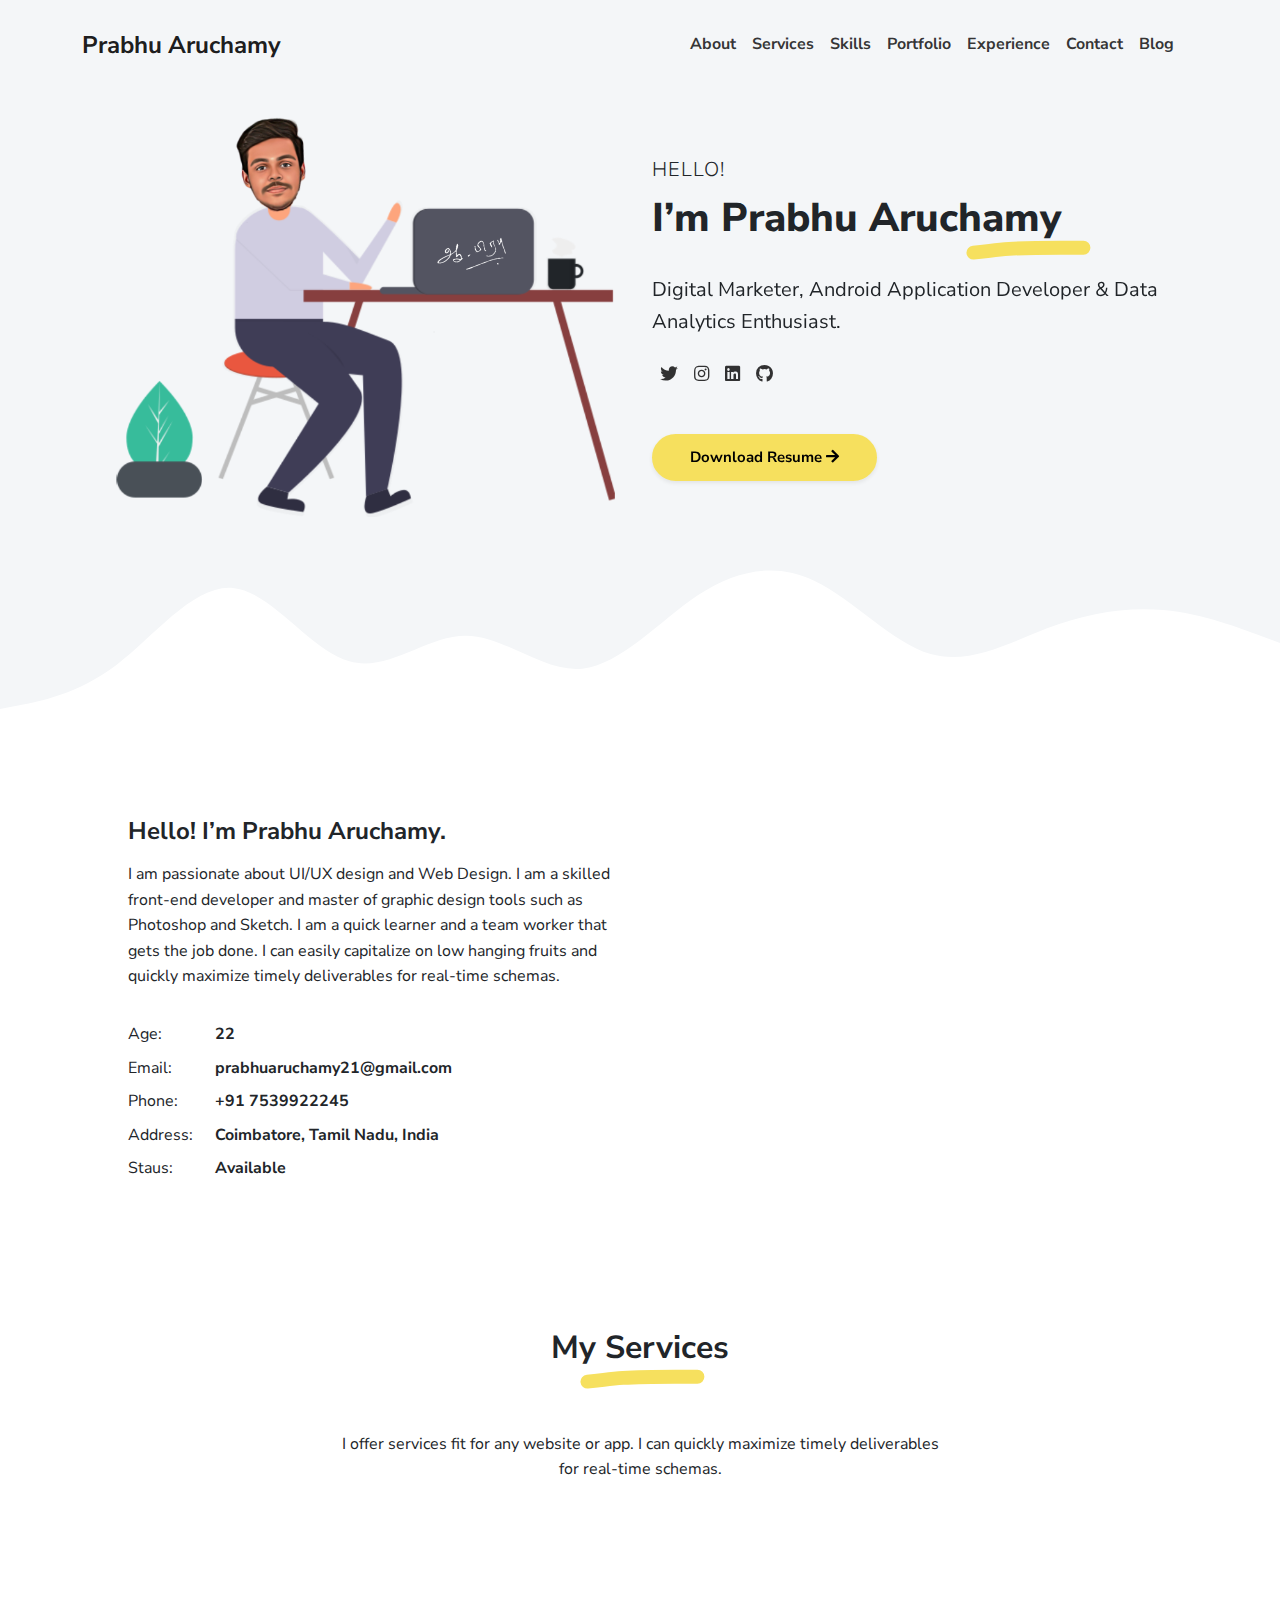
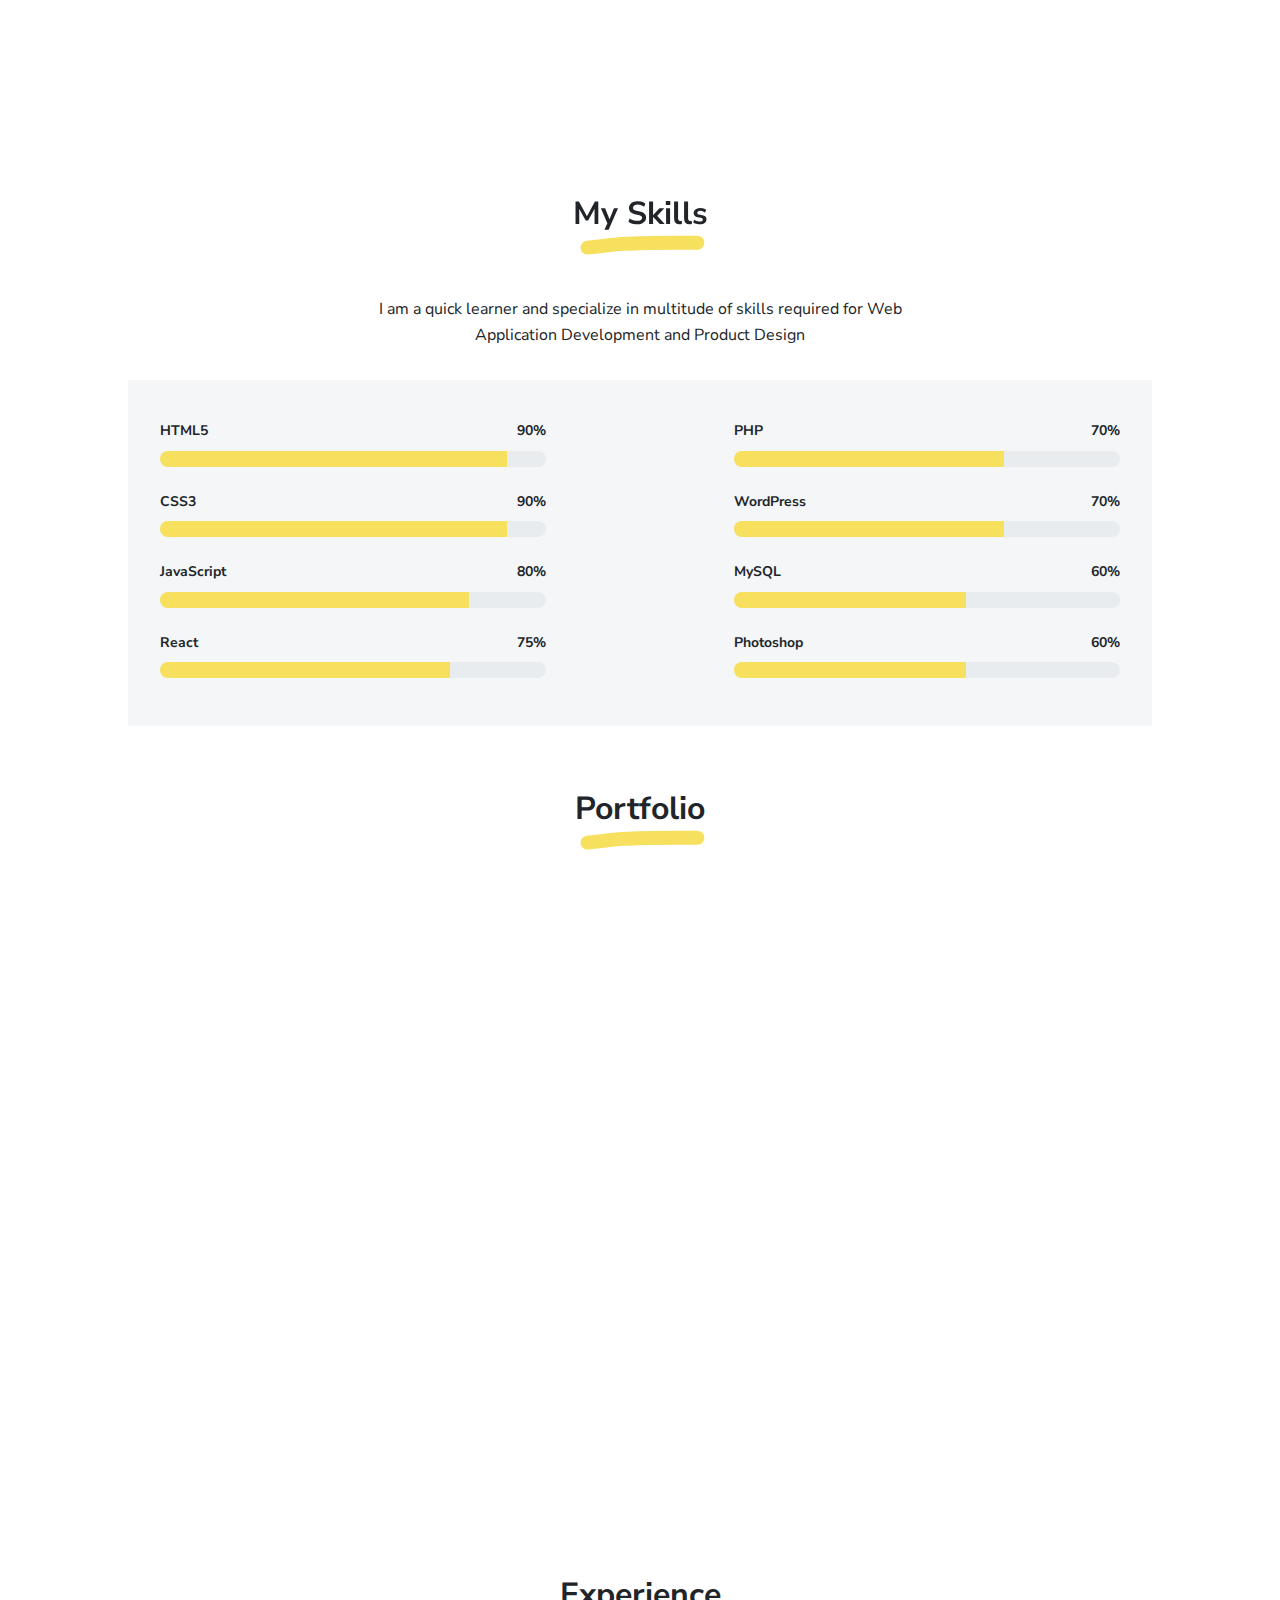
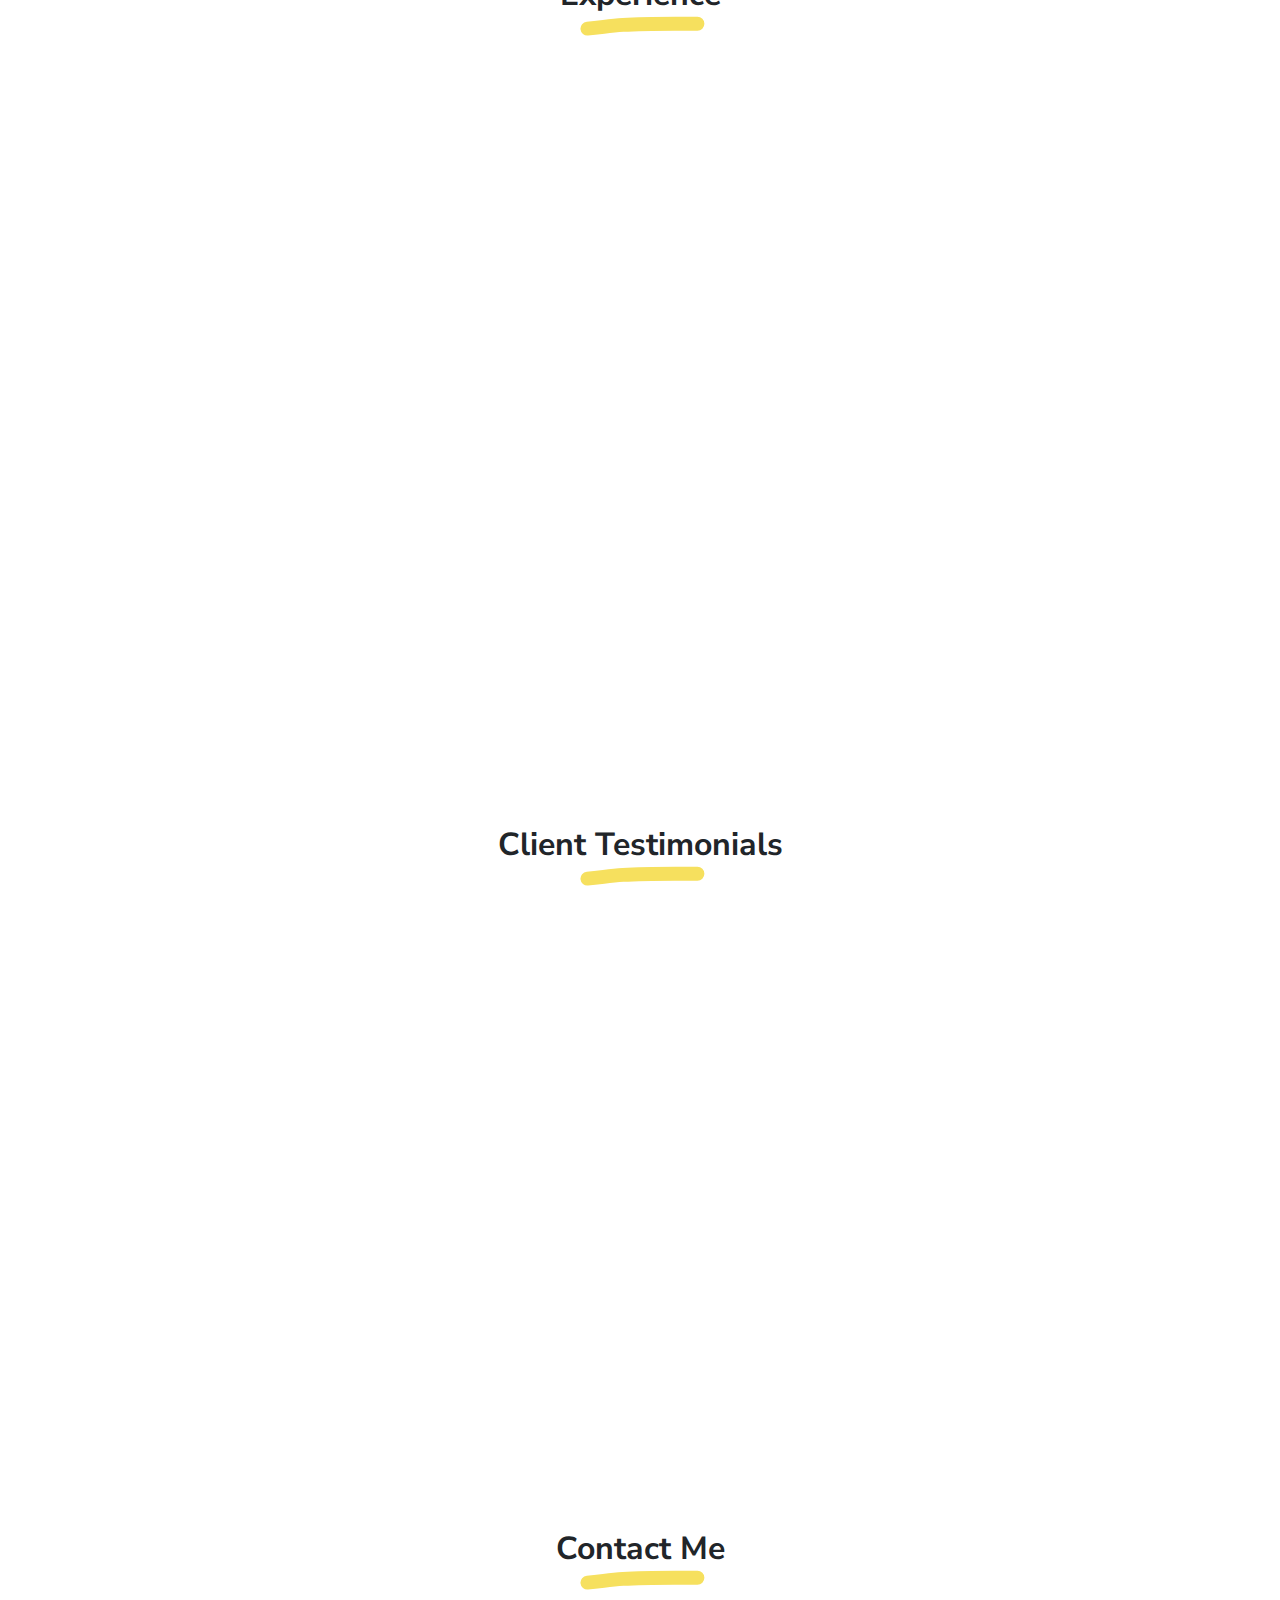
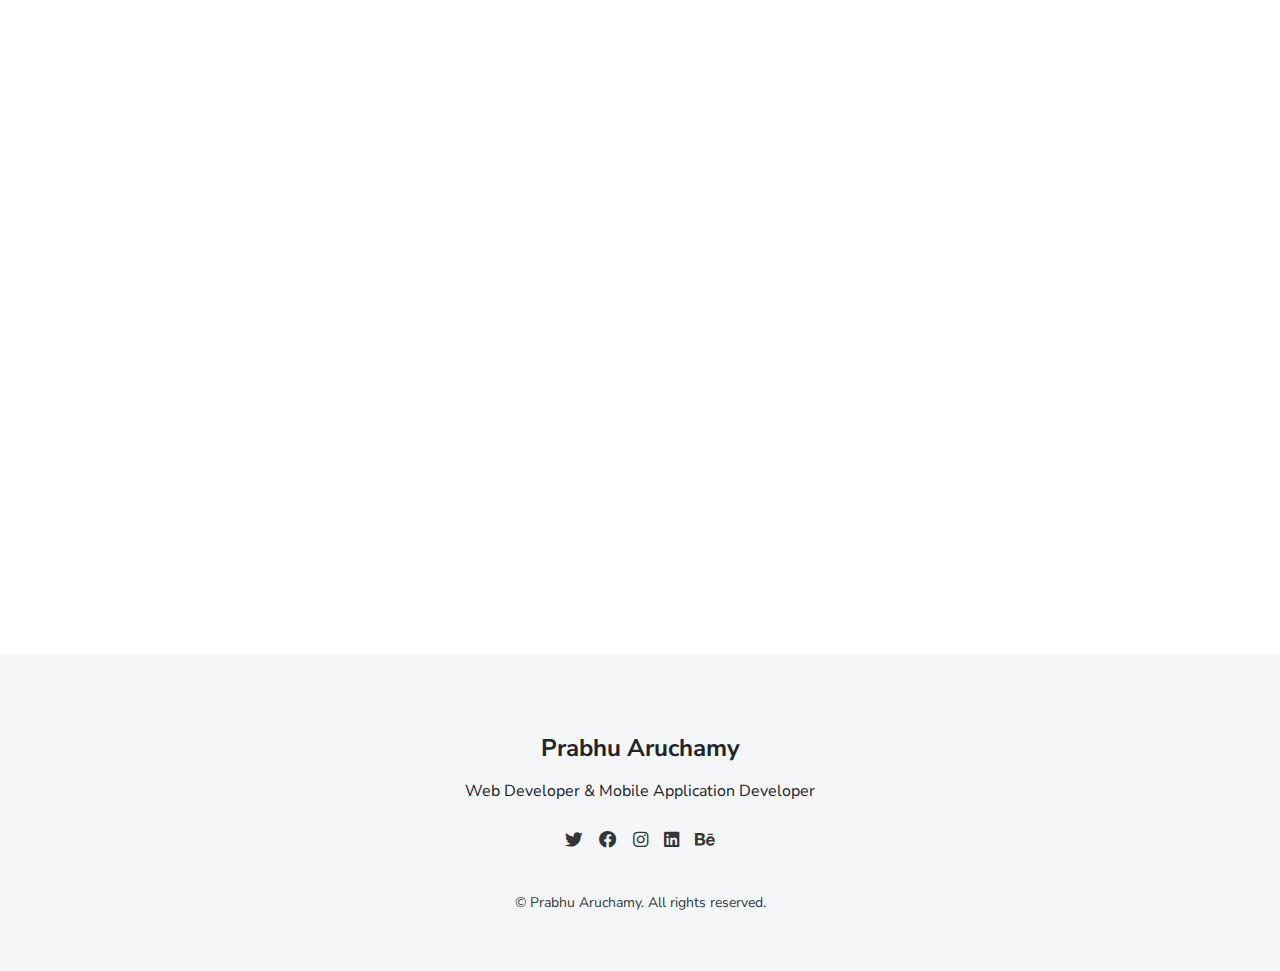
<file: index.html>
<!DOCTYPE html>
<!-- upto 2 directory depth-->
<html lang="en-US">
  <head>
    <meta charset="UTF-8">
    <meta http-equiv="X-UA-Compatible" content="IE=edge">
    <meta name="viewport" content="width=device-width, initial-scale=1">
    <title>Prabhu Aruchamy</title>
    <link rel="preconnect" href="https://fonts.gstatic.com" crossorigin="crossorigin"/>
    <link rel="preload" as="style" href="https://fonts.googleapis.com/css2?family=Nunito+Sans:wght@300;400;700;800&amp;display=swap"/>
    <link rel="stylesheet" href="https://fonts.googleapis.com/css2?family=Nunito+Sans:wght@300;400;700;800&amp;display=swap" media="print" onload="this.media='all'"/>
    <noscript>
      <link rel="stylesheet" href="https://fonts.googleapis.com/css2?family=Nunito+Sans:wght@300;400;700;800&amp;display=swap"/>
    </noscript>
    <link href="./css/font-awesome/css/all.min.css?ver=1.2.0" rel="stylesheet">
    <link href="./css/bootstrap-icons/bootstrap-icons.css?ver=1.2.0" rel="stylesheet">
    <link href="./css/bootstrap.min.css?ver=1.2.0" rel="stylesheet">
    <link href="./css/aos.css?ver=1.2.0" rel="stylesheet">
    <link href="./css/main.css?ver=1.2.0" rel="stylesheet">
    <noscript>
      <style type="text/css">
        [data-aos] {
            opacity: 1 !important;
            transform: translate(0) scale(1) !important;
        }
      </style>
    </noscript>
  </head>
  <body id="top">
    <header class="bg-light">
      <nav class="navbar navbar-expand-lg navbar-light bg-light" id="header-nav" role="navigation">
        <div class="container"><a class="link-dark navbar-brand site-title mb-0" href="#">Prabhu Aruchamy</a>
          <button class="navbar-toggler" type="button" data-bs-toggle="collapse" data-bs-target="#navbarSupportedContent" aria-controls="navbarSupportedContent" aria-expanded="false" aria-label="Toggle navigation"><span class="navbar-toggler-icon"></span></button>
          <div class="collapse navbar-collapse" id="navbarSupportedContent">
            <ul class="navbar-nav ms-auto me-2">
              <li class="nav-item"><a class="nav-link" href="#about">About</a></li>
              <li class="nav-item"><a class="nav-link" href="#services">Services</a></li>
              <li class="nav-item"><a class="nav-link" href="#skills">Skills</a></li>
              <li class="nav-item"><a class="nav-link" href="#portfolio">Portfolio</a></li>
              <li class="nav-item"><a class="nav-link" href="#experience">Experience</a></li>
              <li class="nav-item"><a class="nav-link" href="#contact">Contact</a></li>
              <li class="nav-item"><a class="nav-link" href="https://prabhu-aruchamy.github.io/blog/data-visualization-timeseries.html" target=”_blank”>Blog</a></li>
            </ul>
          </div>
        </div>
      </nav>
    </header>
    <div class="page-content">
      <div id="content">
<header>
  <div class="cover bg-light">
    <div class="container px-3">
      <div class="row">
        <div class="col-lg-6 p-2"><img class="img-fluid" src="images/illustrations/hello6.svg" alt="hello"/></div>
        <div class="col-lg-6">
          <div class="mt-5">
            <p class="lead text-uppercase mb-1">Hello!</p>
            <h1 class="intro-title marker" data-aos="fade-left" data-aos-delay="50">I’m Prabhu Aruchamy</h1>
            <p class="lead fw-normal mt-3" data-aos="fade-up" data-aos-delay="100">Digital Marketer, Android Application Developer & Data Analytics Enthusiast.</p>
            <div class="social-nav" data-aos="fade-up" data-aos-delay="200">
              <nav role="navigation">
                <ul class="nav justify-content-left">
                  <li class="nav-item"><a class="nav-link" href="https://twitter.com/prabhu_aruchamy" title="Twitter"><i class="fab fa-twitter"></i><span class="menu-title sr-only">Twitter</span></a></li>
                  <!-- <li class="nav-item"><a class="nav-link" href="https://www.facebook.com/templateflip" title="Facebook"><i class="fab fa-facebook"></i><span class="menu-title sr-only">Facebook</span></a></li> -->
                  <li class="nav-item"><a class="nav-link" href="https://www.instagram.com/prabhu_aruchamy" title="Instagram"><i class="fab fa-instagram"></i><span class="menu-title sr-only">Instagram</span></a></li>
                  <li class="nav-item"><a class="nav-link" href="https://www.linkedin.com/prabhu_aruchamy" title="LinkedIn"><i class="fab fa-linkedin"></i><span class="menu-title sr-only">LinkedIn</span></a></li>
                  <li class="nav-item"><a class="nav-link" href="https://www.behance.net/templateflip" title="GitHub"><i class="fab fa-github"></i><span class="menu-title sr-only">Behance</span></a></li>
                </ul>
              </nav>
            </div>
            <div class="mt-3" data-aos="fade-up" data-aos-delay="200"><a class="btn btn-primary shadow-sm mt-1 hover-effect" href="https://google.com" target="_blank">Download Resume <i class="fas fa-arrow-right"></i></a></div>
          </div>
        </div>
      </div>
    </div>
  </div>
  <div class="wave-bg"></div>
</header>
<div class="section pt-4 px-3 px-lg-4" id="about">
  <div class="container-narrow">
    <div class="row">
      <div class="col-md-6">
        <h2 class="h4 my-2">Hello! I’m Prabhu Aruchamy.</h2>
        <p>I am passionate about UI/UX design and Web Design. I am a skilled front-end developer and master of graphic design tools such as Photoshop and Sketch. I am a quick learner and a team worker that gets the job done. I can easily capitalize on low hanging fruits and quickly maximize timely deliverables for real-time schemas.</p>
        <div class="row mt-3">
          <div class="col-sm-2">
            <div class="pb-1">Age:</div>
          </div>
          <div class="col-sm-10">
            <div class="pb-1 fw-bolder">22</div>
          </div>
          <div class="col-sm-2">
            <div class="pb-1">Email:</div>
          </div>
          <div class="col-sm-10">
            <div class="pb-1 fw-bolder">prabhuaruchamy21@gmail.com</div>
          </div>
          <!-- <div class="col-sm-2">
            <div class="pb-1">Skype:</div>
          </div>
          <div class="col-sm-10">
            <div class="pb-1 fw-bolder">username@skype.com</div>
          </div> -->
          <div class="col-sm-2">
            <div class="pb-1">Phone:</div>
          </div>
          <div class="col-sm-10">
            <div class="pb-1 fw-bolder">+91 7539922245</div>
          </div>
          <div class="col-sm-2">
            <div class="pb-1">Address:</div>
          </div>
          <div class="col-sm-10">
            <div class="pb-1 fw-bolder">Coimbatore, Tamil Nadu, India</div>
          </div>
          <div class="col-sm-2">
            <div class="pb-1">Staus:</div>
          </div>
          <div class="col-sm-10">
            <div class="pb-1 fw-bolder">Available</div>
          </div>
        </div>
      </div>
      <div class="col-md-5 offset-md-1" data-aos="fade-left" data-aos-delay="100"><img class="avatar img-fluid mt-2" src="images/avatar.jpeg" width="400" height="400" alt="Walter Patterson"/></div>
    </div>
  </div>
</div>
<div class="section px-3 px-lg-4 pt-5" id="services">
  <div class="container-narrow">
    <div class="text-center mb-5">
      <h2 class="marker marker-center">My Services</h2>
    </div>
    <div class="text-center">
      <p class="mx-auto mb-3" style="max-width:600px"> I offer services fit for any website or app. I can quickly maximize timely deliverables for real-time schemas.</p>
    </div>
    <div class="row py-3">
      <div class="col-md-3 text-center" data-aos="fade-up" data-aos-delay="100"><img class="mb-2" src="images/services/web-design.svg" width="96" height="96" alt="web design"/>
        <div class="h5">Web Design</div>
      </div>
      <div class="col-md-3 text-center" data-aos="fade-up" data-aos-delay="200"><img class="mb-2" src="images/services/graphic-design.svg" width="96" height="96" alt="graphic design"/>
        <div class="h5">Graphic Design</div>
      </div>
      <div class="col-md-3 text-center" data-aos="fade-up" data-aos-delay="300"><img class="mb-2" src="images/services/ui-ux.svg" width="96" height="96" alt="ui-ux"/>
        <div class="h5">UI/UX</div>
      </div>
      <div class="col-md-3 text-center" data-aos="fade-up" data-aos-delay="400"><img class="mb-2" src="images/services/app-development.svg" width="96" height="96" alt="app development"/>
        <div class="h5">App Development</div>
      </div>
    </div>
  </div>
</div>
<div class="section px-3 px-lg-4 pt-5" id="skills">
  <div class="container-narrow">
    <div class="text-center mb-5">
      <h2 class="marker marker-center">My Skills</h2>
    </div>
    <div class="text-center">
      <p class="mx-auto mb-3" style="max-width:600px">I am a quick learner and specialize in multitude of skills required for Web Application Development and Product Design</p>
    </div>
    <div class="bg-light p-3">
      <div class="row">
        <div class="col-md-5">
          <div class="py-1">
            <div class="d-flex text-small fw-bolder"><span class="me-auto">HTML5</span><span>90%</span></div>
            <div class="progress my-1">
              <div class="progress-bar bg-primary" role="progressbar" data-aos="zoom-in-right" data-aos-delay="100" data-aos-anchor=".skills-section" style="width: 90%" aria-valuenow="90" aria-valuemin="0" aria-valuemax="100"></div>
            </div>
          </div>
          <div class="py-1">
            <div class="d-flex text-small fw-bolder"><span class="me-auto">CSS3</span><span>90%</span></div>
            <div class="progress my-1">
              <div class="progress-bar bg-primary" role="progressbar" data-aos="zoom-in-right" data-aos-delay="200" data-aos-anchor=".skills-section" style="width: 90%" aria-valuenow="90" aria-valuemin="0" aria-valuemax="100"></div>
            </div>
          </div>
          <div class="py-1">
            <div class="d-flex text-small fw-bolder"><span class="me-auto">JavaScript</span><span>80%</span></div>
            <div class="progress my-1">
              <div class="progress-bar bg-primary" role="progressbar" data-aos="zoom-in-right" data-aos-delay="300" data-aos-anchor=".skills-section" style="width: 80%" aria-valuenow="80" aria-valuemin="0" aria-valuemax="100"></div>
            </div>
          </div>
          <div class="py-1">
            <div class="d-flex text-small fw-bolder"><span class="me-auto">React</span><span>75%</span></div>
            <div class="progress my-1">
              <div class="progress-bar bg-primary" role="progressbar" data-aos="zoom-in-right" data-aos-delay="300" data-aos-anchor=".skills-section" style="width: 75%" aria-valuenow="75" aria-valuemin="0" aria-valuemax="100"></div>
            </div>
          </div>
        </div>
        <div class="col-md-5 offset-md-2">
          <div class="py-1">
            <div class="d-flex text-small fw-bolder"><span class="me-auto">PHP</span><span>70%</span></div>
            <div class="progress my-1">
              <div class="progress-bar bg-primary" role="progressbar" data-aos="zoom-in-right" data-aos-delay="400" data-aos-anchor=".skills-section" style="width: 70%" aria-valuenow="70" aria-valuemin="0" aria-valuemax="100"></div>
            </div>
          </div>
          <div class="py-1">
            <div class="d-flex text-small fw-bolder"><span class="me-auto">WordPress</span><span>70%</span></div>
            <div class="progress my-1">
              <div class="progress-bar bg-primary" role="progressbar" data-aos="zoom-in-right" data-aos-delay="500" data-aos-anchor=".skills-section" style="width: 70%" aria-valuenow="70" aria-valuemin="0" aria-valuemax="100"></div>
            </div>
          </div>
          <div class="py-1">
            <div class="d-flex text-small fw-bolder"><span class="me-auto">MySQL</span><span>60%</span></div>
            <div class="progress my-1">
              <div class="progress-bar bg-primary" role="progressbar" data-aos="zoom-in-right" data-aos-delay="600" data-aos-anchor=".skills-section" style="width: 60%" aria-valuenow="60" aria-valuemin="0" aria-valuemax="100"></div>
            </div>
          </div>
          <div class="py-1">
            <div class="d-flex text-small fw-bolder"><span class="me-auto">Photoshop</span><span>60%</span></div>
            <div class="progress my-1">
              <div class="progress-bar bg-primary" role="progressbar" data-aos="zoom-in-right" data-aos-delay="600" data-aos-anchor=".skills-section" style="width: 60%" aria-valuenow="60" aria-valuemin="0" aria-valuemax="100"></div>
            </div>
          </div>
        </div>
      </div>
    </div>
  </div>
</div>
<div class="section px-2 px-lg-4 pt-5" id="portfolio">
  <div class="container">
    <div class="text-center mb-5">
      <h2 class="marker marker-center">Portfolio </h2>
    </div>
    <div class="grid bp-gallery pb-3" data-aos="zoom-in-up" data-aos-delay="100">
      <div class="grid-sizer"></div>
      <div class="grid-item"><a href="https://dribbble.com">
          <figure class="portfolio-item"><img src="images/portfolio/1-small.png" data-bp="images/portfolio/1.jpg"/>
            <figcaption>
              <h4 class="h5 mb-0">Web Design</h4>
              <div>Dribbble.com</div>
            </figcaption>
          </figure></a></div>
      <div class="grid-item"><a href="https://github.com">
          <figure class="portfolio-item"><img src="images/portfolio/2-small.png" data-bp="images/portfolio/2.jpg" data-caption="Example of an optional caption."/>
            <figcaption> 
              <h4 class="h5 mb-0">Web Development</h4>
              <div>GitHub.com</div>
            </figcaption>
          </figure></a></div>
      <div class="grid-item"><a href="https://soundcloud.com/">
          <figure class="portfolio-item"><img src="images/portfolio/3-small.png" data-bp="images/portfolio/3.jpg" data-caption="Example of an optional caption."/>
            <figcaption> 
              <h4 class="h5 mb-0">Audio Mixing</h4>
              <div>Soundcloud.com</div>
            </figcaption>
          </figure></a></div>
      <div class="grid-item"><a href="https://www.adobe.com/">
          <figure class="portfolio-item"><img src="images/portfolio/4-small.png" data-bp="images/portfolio/4.jpg"/>
            <figcaption>
              <h4 class="h5 mb-0">Video Editing</h4>
              <div>Adobe After Effects</div>
            </figcaption>
          </figure></a></div>
      <div class="grid-item"><a href="https://www.adobe.com/">
          <figure class="portfolio-item"><img src="images/portfolio/5-small.png" data-bp="images/portfolio/5.jpg"/>
            <figcaption>
              <h4 class="h5 mb-0">Photography</h4>
              <div>Adobe Photoshop</div>
            </figcaption>
          </figure></a></div>
      <div class="grid-item"><a href="https://www.android.com/">
          <figure class="portfolio-item"><img src="images/portfolio/6-small.png" data-bp="images/portfolio/6.jpg"/>
            <figcaption>
              <h4 class="h5 mb-0">App Development</h4>
              <div>Android</div>
            </figcaption>
          </figure></a></div>
      <div class="grid-item"><a href="https://flutter.dev/">
          <figure class="portfolio-item"><img src="images/portfolio/7-small.png" data-bp="images/portfolio/7.jpg"/>
            <figcaption>
              <h4 class="h5 mb-0">App Design</h4>
              <div>Flutter</div>
            </figcaption>
          </figure></a></div>
      <div class="grid-item"><a href="https://flutter.dev/">
          <figure class="portfolio-item"><img src="images/portfolio/8-small.png" data-bp="images/portfolio/8.jpg"/>
            <figcaption>
              <h4 class="h5 mb-0">App Development</h4>
              <div>Flutter</div>
            </figcaption>
          </figure></a></div>
    </div>
  </div>
</div>
<div class="section px-3 px-lg-4 pt-5" id="experience">
  <div class="container-narrow">
    <div class="text-center mb-5">
      <h2 class="marker marker-center">Experience</h2>
    </div>
    <div class="row">
      <div class="col-md-6">
        <div class="card mb-3" data-aos="fade-right" data-aos-delay="100">
          <div class="card-header px-3 py-2">
            <div class="d-flex justify-content-between">
              <div>
                <h3 class="h5 mb-1">UI/UX Design</h3>
                <div class="text-muted text-small">Designerr Inc. <small>(2012-2014)</small></div>
              </div><img src="images/services/ui-ux.svg" width="48" height="48" alt="ui-ux"/>
            </div>
          </div>
          <div class="card-body px-3 py-2">
            <p>Leverage agile frameworks to provide a robust synopsis for high level overviews. Iterative approaches to corporate strategy foster collaborative thinking to further the overall value proposition.</p>
            <p>Organically grow the holistic world view of disruptive innovation via workplace diversity and empowerment.</p>
          </div>
        </div>
      </div>
      <div class="col-md-6">
        <div class="card mb-3" data-aos="fade-left" data-aos-delay="300">
          <div class="card-header px-3 py-2">
            <div class="d-flex justify-content-between">
              <div>
                <h3 class="h5 mb-1">App Development</h3>
                <div class="text-muted text-small">MakeMyApp LLC. <small>(2015-2018)</small></div>
              </div><img src="images/services/app-development.svg" width="48" height="48" alt="app development"/>
            </div>
          </div>
          <div class="card-body px-3 py-2">
            <p>Leverage agile frameworks to provide a robust synopsis for high level overviews. Iterative approaches to corporate strategy foster collaborative thinking to further the overall value proposition.</p>
            <p>Organically grow the holistic world view of disruptive innovation via workplace diversity and empowerment.</p>
          </div>
        </div>
      </div>
      <div class="col-md-6">
        <div class="card mb-3" data-aos="fade-right" data-aos-delay="200">
          <div class="card-header px-3 py-2">
            <div class="d-flex justify-content-between">
              <div>
                <h3 class="h5 mb-1">Web Design</h3>
                <div class="text-muted text-small">Webbie LLC. <small>(2018-2020)</small></div>
              </div><img src="images/services/web-design.svg" width="48" height="48" alt="web design"/>
            </div>
          </div>
          <div class="card-body px-3 py-2">
            <p>Leverage agile frameworks to provide a robust synopsis for high level overviews. Iterative approaches to corporate strategy foster collaborative thinking to further the overall value proposition.</p>
            <p>Organically grow the holistic world view of disruptive innovation via workplace diversity and empowerment.</p>
          </div>
        </div>
      </div>
      <div class="col-md-6">
        <div class="card mb-3" data-aos="fade-left" data-aos-delay="400">
          <div class="card-header px-3 py-2">
            <div class="d-flex justify-content-between">
              <div>
                <h3 class="h5 mb-1">Full Stack Development</h3>
                <div class="text-muted text-small">Coder Inc. <small>(2020-2021)</small></div>
              </div><img src="images/services/full-stack.svg" width="48" height="48" alt="full stack"/>
            </div>
          </div>
          <div class="card-body px-3 py-2">
            <p>Leverage agile frameworks to provide a robust synopsis for high level overviews. Iterative approaches to corporate strategy foster collaborative thinking to further the overall value proposition.</p>
            <p>Organically grow the holistic world view of disruptive innovation via workplace diversity and empowerment.</p>
          </div>
        </div>
      </div>
    </div>
  </div>
</div>
<div class="section px-3 px-lg-4 pt-5" id="testimonials">
  <div class="container-narrow">
    <div class="text-center mb-5">
      <h2 class="marker marker-center">Client Testimonials</h2>
    </div>
    <div class="row"> 
      <div class="col-md-6 mb-5" data-aos="fade-right" data-aos-delay="100">
        <div class="d-flex ms-md-3"><span><i class="fas fa-2x fa-quote-left"></i></span><span class="m-2">Walter displays exemplary professionalism and is able to take on challenges. He learns quickly and is an asset to any team.</span></div>
        <div class="d-flex justify-content-end align-items-end">
          <div class="text-end me-2">
            <div class="fw-bolder">Aiyana</div>
            <div class="text-small">CEO / Web Design Company</div>
          </div><img class="me-md-3 rounded" src="images/testimonials/client1.jpg" width="96" height="96" alt="client 1"/>
        </div>
      </div>
      <div class="col-md-6 mb-5" data-aos="fade-left" data-aos-delay="300">
        <div class="d-flex ms-md-3"><span><i class="fas fa-2x fa-quote-left"></i></span><span class="m-2">Walter displays exemplary professionalism and is able to take on challenges. He learns quickly and is an asset to any team.</span></div>
        <div class="d-flex justify-content-end align-items-end">
          <div class="text-end me-2">
            <div class="fw-bolder">Alexander</div>
            <div class="text-small">CEO / Web Design Company</div>
          </div><img class="me-md-3 rounded" src="images/testimonials/client2.jpg" width="96" height="96" alt="client 1"/>
        </div>
      </div>
      <div class="col-md-6 mb-5" data-aos="fade-right" data-aos-delay="200">
        <div class="d-flex ms-md-3"><span><i class="fas fa-2x fa-quote-left"></i></span><span class="m-2">Walter is a great co-worker and problem solver. He is quick to extend his helping hand and makes a good team player.</span></div>
        <div class="d-flex justify-content-end align-items-end">
          <div class="text-end me-2">
            <div class="fw-bolder">Ariya</div>
            <div class="text-small">Web Developer</div>
          </div><img class="me-md-3 rounded" src="images/testimonials/client3.jpg" width="96" height="96" alt="client 1"/>
        </div>
      </div>
      <div class="col-md-6 mb-5" data-aos="fade-left" data-aos-delay="400">
        <div class="d-flex ms-md-3"><span><i class="fas fa-2x fa-quote-left"></i></span><span class="m-2">Walter is a great co-worker and problem solver. He is quick to extend his helping hand and makes a good team player.</span></div>
        <div class="d-flex justify-content-end align-items-end">
          <div class="text-end me-2">
            <div class="fw-bolder">Braiden</div>
            <div class="text-small">Web Designer</div>
          </div><img class="me-md-3 rounded" src="images/testimonials/client4.jpg" width="96" height="96" alt="client 1"/>
        </div>
      </div>
    </div>
  </div>
</div>
<div class="section px-2 px-lg-4 pb-4 pt-5 mb-5" id="contact">
  <div class="container-narrow">
    <div class="text-center mb-5">
      <h2 class="marker marker-center">Contact Me</h2>
    </div>
    <div class="row">
      <div class="col-md-6" data-aos="zoom-in" data-aos-delay="100">
        <div class="bg-light my-2 p-3 pt-2"><form action="https://formspree.io/your@email.com"
    method="POST">
    <div class="form-group my-2">
      <label for="name" class="form-label fw-bolder">Name</label>
      <input class="form-control" type="text" id="name" name="name" required>
    </div>
    <div class="form-group my-2">
      <label for="email" class="form-label fw-bolder">Email</label>
      <input class="form-control" type="email" id="email" name="_replyto" required>
    </div>
  <div class="form-group my-2">
    <label for="message" class="form-label fw-bolder">Message</label>
    <textarea class="form-control" style="resize: none;" id="message" name="message" rows="4" required></textarea>
  </div>
  <button class="btn btn-primary mt-2" type="submit">Send</button>
</form>
        </div>
      </div>
      <div class="col-md-6" data-aos="fade-left" data-aos-delay="300">
        <div class="mt-3 px-1">
          <div class="h5">Let’s talk how I can help you!</div>
          <p>If you like my work and want to avail my services then drop me a message using the contact form. </p>
          <p>Or get in touch using my email, skype or my contact number.</p>
          <p>See you!</p>
        </div>
        <div class="mt-53 px-1">
          <div class="row"> 
            <div class="col-sm-2">
              <div class="pb-1">Email:</div>
            </div>
            <div class="col-sm-10">
              <div class="pb-1 fw-bolder">walter@company.com</div>
            </div>
            <div class="col-sm-2">
              <div class="pb-1">Skype:</div>
            </div>
            <div class="col-sm-10">
              <div class="pb-1 fw-bolder">username@skype.com</div>
            </div>
            <div class="col-sm-2">
              <div class="pb-1">Phone:</div>
            </div>
            <div class="col-sm-10">
              <div class="pb-1 fw-bolder">+0718-111-0011</div>
            </div>
          </div>
        </div>
      </div>
    </div>
  </div>
</div>
<footer class="pt-4 pb-4 text-center bg-light">
  <div class="container">
    <div class="my-3">
      <div class="h4">Prabhu Aruchamy</div>
      <p>Web Developer & Mobile Application Developer</p>
      <div class="social-nav">
        <nav role="navigation">
          <ul class="nav justify-content-center">
            <li class="nav-item"><a class="nav-link" href="https://twitter.com/templateflip" title="Twitter"><i class="fab fa-twitter"></i><span class="menu-title sr-only">Twitter</span></a></li>
            <li class="nav-item"><a class="nav-link" href="https://www.facebook.com/templateflip" title="Facebook"><i class="fab fa-facebook"></i><span class="menu-title sr-only">Facebook</span></a></li>
            <li class="nav-item"><a class="nav-link" href="https://www.instagram.com/templateflip" title="Instagram"><i class="fab fa-instagram"></i><span class="menu-title sr-only">Instagram</span></a></li>
            <li class="nav-item"><a class="nav-link" href="https://www.linkedin.com/" title="LinkedIn"><i class="fab fa-linkedin"></i><span class="menu-title sr-only">LinkedIn</span></a></li>
            <li class="nav-item"><a class="nav-link" href="https://www.behance.net/templateflip" title="Behance"><i class="fab fa-behance"></i><span class="menu-title sr-only">Behance</span></a></li>
          </ul>
        </nav>
      </div>
    </div>
    <div class="text-small text-secondary">
      <div class="mb-1">&copy; Prabhu Aruchamy. All rights reserved.</div>
      <div>
    </div>
  </div>
</footer></div>
    </div>
    <div id="scrolltop"><a class="btn btn-secondary" href="#top"><span class="icon"><i class="fas fa-angle-up fa-x"></i></span></a></div>
    <script src="./scripts/imagesloaded.pkgd.min.js?ver=1.2.0"></script>
    <script src="./scripts/masonry.pkgd.min.js?ver=1.2.0"></script>
    <script src="./scripts/BigPicture.min.js?ver=1.2.0"></script>
    <script src="./scripts/purecounter.min.js?ver=1.2.0"></script>
    <script src="./scripts/bootstrap.bundle.min.js?ver=1.2.0"></script>
    <script src="./scripts/aos.min.js?ver=1.2.0"></script>
    <script src="./scripts/main.js?ver=1.2.0"></script>
  </body>
</html>
</file>
<file: css/main.css>
html, body {
  overflow-x: hidden;
}

/**
 * Enable smooth scrolling on the whole document
 */
html {
  scroll-behavior: smooth;
}

/**
 * Disable smooth scrolling when users have prefers-reduced-motion enabled
 */
@media screen and (prefers-reduced-motion: reduce) {
  html {
    scroll-behavior: auto;
  }
}

/**
 * Add .section to every anchored element for scroll margin
 */
.section {
  scroll-margin-top: 2rem;
}

/* Header */
.site-title {
  font-size: 1.5rem;
  font-weight: 700;
  line-height: 3rem;
  text-decoration: none;
}

@media (min-width: 48em) {
  .site-title {
    float: left;
  }
}

.nav-link {
  font-weight: 700;
  color: rgba(0, 0, 0, 0.8) !important;
}

.social-nav .nav-link {
  padding: 0 0.5rem;
  font-size: 1.1rem;
  line-height: 2.5rem;
}

.nav-link:hover,
.nav-link:focus,
.active .nav-link {
  color: rgba(0, 0, 0, 0.6) !important;
}

/* Hero (intro) section */
.intro-title {
  font-weight: 800;
}

@-webkit-keyframes animateWave {
  0% {
    transform: scale(1, 0);
  }
  100% {
    transform: scale(1, 1);
  }
}

@keyframes animateWave {
  0% {
    transform: scale(1, 0);
  }
  100% {
    transform: scale(1, 1);
  }
}

.wave-bg {
  display: block;
  height: 220px;
  width: 100%;
  min-width: 600px;
  transform-origin: top;
  -webkit-animation: animateWave 2000ms cubic-bezier(0.23, 1, 0.32, 1) forwards;
          animation: animateWave 2000ms cubic-bezier(0.23, 1, 0.32, 1) forwards;
  background-image: url("../images/wave-bg.svg");
  background-position: center;
  background-repeat: no-repeat;
}

img.avatar {
  border-radius: 30px;
}

/* Masonary grid for portfolio */
.grid:after {
  content: '';
  display: block;
  clear: both;
}

/* Grid Item */
.grid-sizer,
.grid-item {
  width: 100%;
}

.grid-item {
  padding-bottom: 12px;
}

@media (min-width: 48em) {
  .grid-sizer,
  .grid-item {
    width: 25%;
  }
  .grid-item {
    float: left;
    padding: 6px;
  }
}

.grid-item img {
  display: block;
  width: 100%;
  max-width: 100%;
}

/* Portfolio */
.portolio-section .container {
  padding: 0;
}

.portfolio-item {
  position: relative;
  overflow: hidden;
  text-align: center;
  margin: 0;
}

.portfolio-item figcaption {
  position: absolute;
  top: auto;
  bottom: 0;
  left: 0;
  width: 100%;
  padding: 12px;
  background: rgba(255, 255, 255, 0.75);
  transition: transform 0.35s;
  transform: translate3d(0, 100%, 0);
}

.portfolio-item figcaption h4 {
  color: #222;
  font-size: 16px;
  text-transform: uppercase;
  font-weight: 700;
  margin-bottom: 3px;
}

.portfolio-item figcaption p {
  color: #444;
  font-size: 14px;
  font-weight: 600;
  margin-bottom: 0;
}

.portfolio-item:hover figcaption {
  transform: translate3d(0, 0, 0);
}

/* Portolio Caption */
#bp_container .bp-xc {
  background: #F6E05E !important;
}

#bp_caption a {
  text-decoration: none;
}

/* Footer section */
footer a:not(.nav-link) {
  color: inherit;
  font-weight: 600;
  text-decoration: none;
  cursor: pointer;
}

/* Scroll Top */
#scrolltop {
  display: block;
  visibility: hidden;
  opacity: 0;
  transition: visibility 0s, opacity 0.5s ease-in;
  position: fixed;
  bottom: 20px;
  right: 20px;
}

#scrolltop .btn {
  padding: 3px 11px;
  border-radius: 50%;
}

/* Additional utility styles */
.container-narrow {
  max-width: 1024px;
  margin: 0 auto;
}

.text-small {
  font-size: 0.875rem;
}

.text-uppercase {
  letter-spacing: 0.05em;
}

.hover-effect {
  transition: transform .18s ease-in-out;
}

.hover-effect:hover {
  transform: translateY(-2px);
}

.marker {
  position: relative;
  display: inline;
  width: auto;
}

.marker-center {
  padding-right: 0;
}

.marker:after {
  content: "";
  width: 125px;
  height: 30px;
  position: absolute;
  bottom: -25px;
  right: -30px;
  background-image: url("../images/marker.svg");
  background-repeat: no-repeat;
}

.marker-center:after {
  bottom: -30px;
  left: 50%;
  margin-left: -60px;
}

@media (max-width: 575.98px) {
  .marker {
    padding-right: 0;
  }
  .marker:after {
    bottom: -30px;
    left: 50%;
    margin-left: -60px;
  }
}

.entry-title a {
  text-decoration: none;
}
</file>
